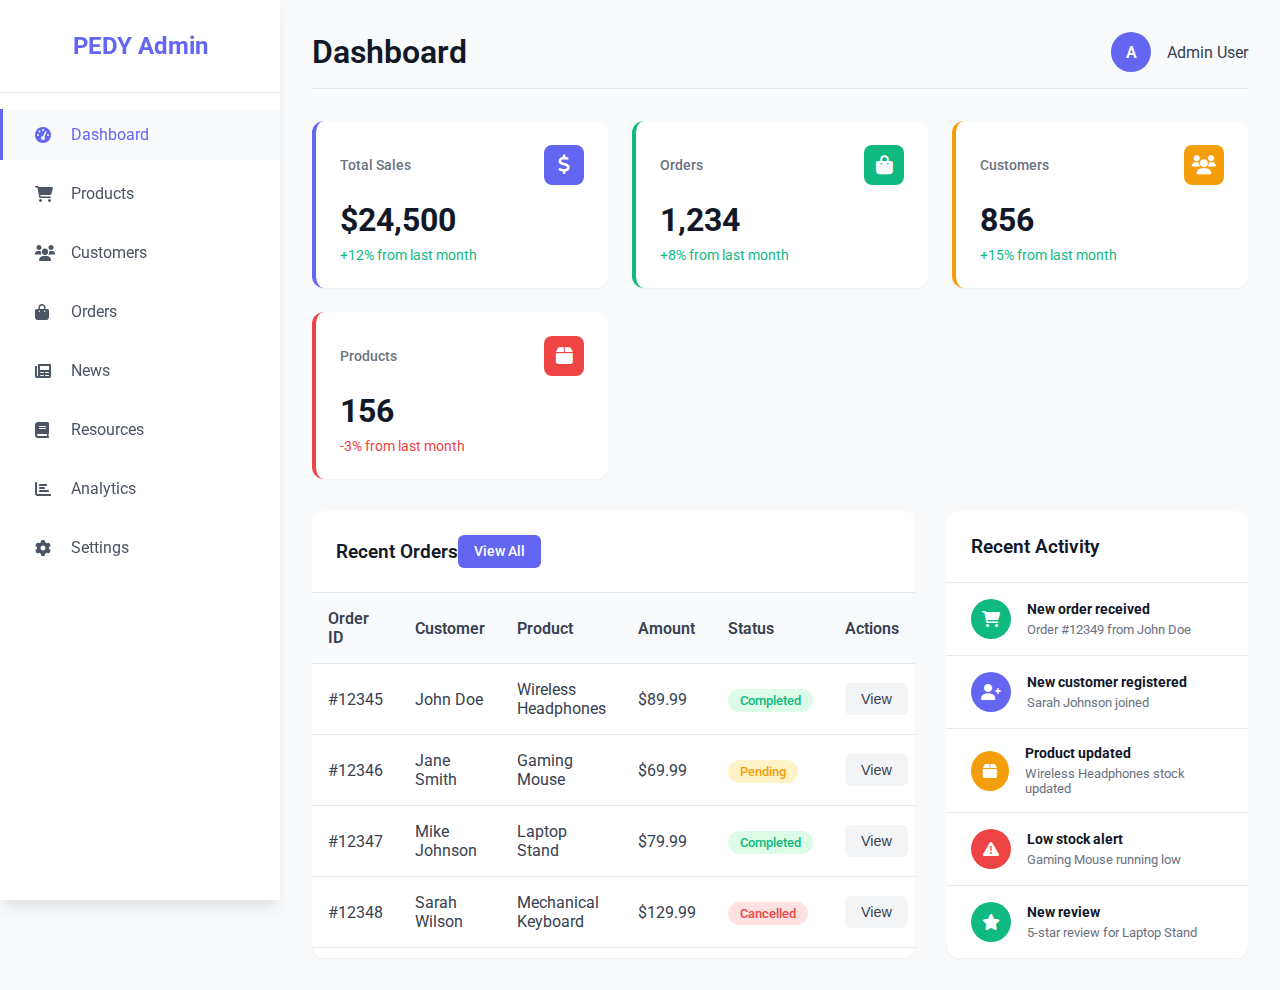
<file: admin/index.html>
<!DOCTYPE html>
<html lang="en">
<head>
    <meta charset="UTF-8">
    <meta name="viewport" content="width=device-width, initial-scale=1.0">
    <title>Admin Dashboard - PEDY Tech Hub</title>
    <link href="https://fonts.googleapis.com/css2?family=Poppins:wght@300;400;600;700&family=Roboto:wght@300;400;500&display=swap" rel="stylesheet">
    <link rel="stylesheet" href="https://cdnjs.cloudflare.com/ajax/libs/font-awesome/6.0.0/css/all.min.css">
    <style>
        * {
            margin: 0;
            padding: 0;
            box-sizing: border-box;
        }

        :root {
            --primary-color: #6366f1;
            --primary-dark: #4f46e5;
            --primary-light: #818cf8;
            --white: #ffffff;
            --black: #000000;
            --gray-50: #f9fafb;
            --gray-100: #f3f4f6;
            --gray-200: #e5e7eb;
            --gray-300: #d1d5db;
            --gray-400: #9ca3af;
            --gray-500: #6b7280;
            --gray-600: #4b5563;
            --gray-700: #374151;
            --gray-800: #1f2937;
            --gray-900: #111827;
            --success: #10b981;
            --warning: #f59e0b;
            --danger: #ef4444;
            --shadow-sm: 0 1px 2px 0 rgba(0, 0, 0, 0.05);
            --shadow-md: 0 4px 6px -1px rgba(0, 0, 0, 0.1);
            --shadow-lg: 0 10px 15px -3px rgba(0, 0, 0, 0.1);
            --shadow-xl: 0 20px 25px -5px rgba(0, 0, 0, 0.1);
        }

        body {
            font-family: 'Roboto', sans-serif;
            background: var(--gray-50);
            color: var(--gray-700);
        }

        .admin-container {
            display: flex;
            min-height: 100vh;
        }

        /* Sidebar */
        .sidebar {
            width: 280px;
            background: var(--white);
            box-shadow: var(--shadow-lg);
            position: fixed;
            height: 100vh;
            overflow-y: auto;
        }

        .sidebar-header {
            padding: 2rem;
            border-bottom: 1px solid var(--gray-200);
            text-align: center;
        }

        .logo {
            font-size: 1.5rem;
            font-weight: 700;
            color: var(--primary-color);
        }

        .sidebar-nav {
            padding: 1rem 0;
        }

        .nav-item {
            margin-bottom: 0.5rem;
        }

        .nav-link {
            display: flex;
            align-items: center;
            padding: 1rem 2rem;
            color: var(--gray-600);
            text-decoration: none;
            transition: all 0.3s ease;
            border-left: 3px solid transparent;
        }

        .nav-link:hover,
        .nav-link.active {
            background: var(--gray-50);
            color: var(--primary-color);
            border-left-color: var(--primary-color);
        }

        .nav-link i {
            margin-right: 1rem;
            width: 20px;
        }

        /* Main Content */
        .main-content {
            flex: 1;
            margin-left: 280px;
            padding: 2rem;
        }

        .header {
            display: flex;
            justify-content: space-between;
            align-items: center;
            margin-bottom: 2rem;
            padding-bottom: 1rem;
            border-bottom: 1px solid var(--gray-200);
        }

        .page-title {
            font-size: 2rem;
            font-weight: 600;
            color: var(--gray-900);
        }

        .user-menu {
            display: flex;
            align-items: center;
            gap: 1rem;
        }

        .user-avatar {
            width: 40px;
            height: 40px;
            border-radius: 50%;
            background: var(--primary-color);
            display: flex;
            align-items: center;
            justify-content: center;
            color: var(--white);
            font-weight: 600;
        }

        /* Dashboard Cards */
        .stats-grid {
            display: grid;
            grid-template-columns: repeat(auto-fit, minmax(250px, 1fr));
            gap: 1.5rem;
            margin-bottom: 2rem;
        }

        .stat-card {
            background: var(--white);
            padding: 1.5rem;
            border-radius: 12px;
            box-shadow: var(--shadow-sm);
            border-left: 4px solid var(--primary-color);
        }

        .stat-card.success {
            border-left-color: var(--success);
        }

        .stat-card.warning {
            border-left-color: var(--warning);
        }

        .stat-card.danger {
            border-left-color: var(--danger);
        }

        .stat-header {
            display: flex;
            justify-content: space-between;
            align-items: center;
            margin-bottom: 1rem;
        }

        .stat-title {
            font-size: 0.9rem;
            color: var(--gray-500);
            font-weight: 500;
        }

        .stat-icon {
            width: 40px;
            height: 40px;
            border-radius: 8px;
            display: flex;
            align-items: center;
            justify-content: center;
            color: var(--white);
            font-size: 1.2rem;
        }

        .stat-icon.primary {
            background: var(--primary-color);
        }

        .stat-icon.success {
            background: var(--success);
        }

        .stat-icon.warning {
            background: var(--warning);
        }

        .stat-icon.danger {
            background: var(--danger);
        }

        .stat-value {
            font-size: 2rem;
            font-weight: 700;
            color: var(--gray-900);
            margin-bottom: 0.5rem;
        }

        .stat-change {
            font-size: 0.9rem;
            color: var(--success);
        }

        .stat-change.negative {
            color: var(--danger);
        }

        /* Content Sections */
        .content-grid {
            display: grid;
            grid-template-columns: 2fr 1fr;
            gap: 2rem;
        }

        .content-card {
            background: var(--white);
            border-radius: 12px;
            box-shadow: var(--shadow-sm);
            overflow: hidden;
        }

        .card-header {
            padding: 1.5rem;
            border-bottom: 1px solid var(--gray-200);
            display: flex;
            justify-content: between;
            align-items: center;
        }

        .card-title {
            font-size: 1.2rem;
            font-weight: 600;
            color: var(--gray-900);
        }

        .card-actions {
            display: flex;
            gap: 0.5rem;
        }

        .btn {
            padding: 0.5rem 1rem;
            border: none;
            border-radius: 6px;
            font-size: 0.9rem;
            font-weight: 500;
            cursor: pointer;
            transition: all 0.3s ease;
            text-decoration: none;
            display: inline-flex;
            align-items: center;
            gap: 0.5rem;
        }

        .btn-primary {
            background: var(--primary-color);
            color: var(--white);
        }

        .btn-primary:hover {
            background: var(--primary-dark);
        }

        .btn-secondary {
            background: var(--gray-100);
            color: var(--gray-700);
        }

        .btn-secondary:hover {
            background: var(--gray-200);
        }

        .btn-success {
            background: var(--success);
            color: var(--white);
        }

        .btn-danger {
            background: var(--danger);
            color: var(--white);
        }

        /* Tables */
        .table {
            width: 100%;
            border-collapse: collapse;
        }

        .table th,
        .table td {
            padding: 1rem;
            text-align: left;
            border-bottom: 1px solid var(--gray-200);
        }

        .table th {
            background: var(--gray-50);
            font-weight: 600;
            color: var(--gray-700);
        }

        .table tr:hover {
            background: var(--gray-50);
        }

        .status-badge {
            padding: 0.25rem 0.75rem;
            border-radius: 20px;
            font-size: 0.8rem;
            font-weight: 500;
        }

        .status-active {
            background: #dcfce7;
            color: var(--success);
        }

        .status-pending {
            background: #fef3c7;
            color: var(--warning);
        }

        .status-inactive {
            background: #fee2e2;
            color: var(--danger);
        }

        /* Activity Feed */
        .activity-item {
            padding: 1rem 1.5rem;
            border-bottom: 1px solid var(--gray-200);
            display: flex;
            align-items: center;
            gap: 1rem;
        }

        .activity-item:last-child {
            border-bottom: none;
        }

        .activity-icon {
            width: 40px;
            height: 40px;
            border-radius: 50%;
            display: flex;
            align-items: center;
            justify-content: center;
            color: var(--white);
            font-size: 1rem;
        }

        .activity-content h4 {
            font-size: 0.9rem;
            margin-bottom: 0.25rem;
            color: var(--gray-900);
        }

        .activity-content p {
            font-size: 0.8rem;
            color: var(--gray-500);
        }

        /* Responsive */
        @media (max-width: 1024px) {
            .content-grid {
                grid-template-columns: 1fr;
            }
        }

        @media (max-width: 768px) {
            .sidebar {
                transform: translateX(-100%);
                transition: transform 0.3s ease;
            }

            .sidebar.active {
                transform: translateX(0);
            }

            .main-content {
                margin-left: 0;
            }

            .stats-grid {
                grid-template-columns: 1fr;
            }
        }
    </style>
</head>
<body>
    <div class="admin-container">
        <!-- Sidebar -->
        <aside class="sidebar">
            <div class="sidebar-header">
                <div class="logo">PEDY Admin</div>
            </div>
            <nav class="sidebar-nav">
                <div class="nav-item">
                    <a href="#" class="nav-link active">
                        <i class="fas fa-tachometer-alt"></i>
                        Dashboard
                    </a>
                </div>
                <div class="nav-item">
                    <a href="#" class="nav-link">
                        <i class="fas fa-shopping-cart"></i>
                        Products
                    </a>
                </div>
                <div class="nav-item">
                    <a href="#" class="nav-link">
                        <i class="fas fa-users"></i>
                        Customers
                    </a>
                </div>
                <div class="nav-item">
                    <a href="#" class="nav-link">
                        <i class="fas fa-shopping-bag"></i>
                        Orders
                    </a>
                </div>
                <div class="nav-item">
                    <a href="#" class="nav-link">
                        <i class="fas fa-newspaper"></i>
                        News
                    </a>
                </div>
                <div class="nav-item">
                    <a href="#" class="nav-link">
                        <i class="fas fa-book"></i>
                        Resources
                    </a>
                </div>
                <div class="nav-item">
                    <a href="#" class="nav-link">
                        <i class="fas fa-chart-bar"></i>
                        Analytics
                    </a>
                </div>
                <div class="nav-item">
                    <a href="#" class="nav-link">
                        <i class="fas fa-cog"></i>
                        Settings
                    </a>
                </div>
            </nav>
        </aside>

        <!-- Main Content -->
        <main class="main-content">
            <header class="header">
                <h1 class="page-title">Dashboard</h1>
                <div class="user-menu">
                    <div class="user-avatar">A</div>
                    <span>Admin User</span>
                </div>
            </header>

            <!-- Stats Grid -->
            <div class="stats-grid">
                <div class="stat-card">
                    <div class="stat-header">
                        <span class="stat-title">Total Sales</span>
                        <div class="stat-icon primary">
                            <i class="fas fa-dollar-sign"></i>
                        </div>
                    </div>
                    <div class="stat-value">$24,500</div>
                    <div class="stat-change">+12% from last month</div>
                </div>

                <div class="stat-card success">
                    <div class="stat-header">
                        <span class="stat-title">Orders</span>
                        <div class="stat-icon success">
                            <i class="fas fa-shopping-bag"></i>
                        </div>
                    </div>
                    <div class="stat-value">1,234</div>
                    <div class="stat-change">+8% from last month</div>
                </div>

                <div class="stat-card warning">
                    <div class="stat-header">
                        <span class="stat-title">Customers</span>
                        <div class="stat-icon warning">
                            <i class="fas fa-users"></i>
                        </div>
                    </div>
                    <div class="stat-value">856</div>
                    <div class="stat-change">+15% from last month</div>
                </div>

                <div class="stat-card danger">
                    <div class="stat-header">
                        <span class="stat-title">Products</span>
                        <div class="stat-icon danger">
                            <i class="fas fa-box"></i>
                        </div>
                    </div>
                    <div class="stat-value">156</div>
                    <div class="stat-change negative">-3% from last month</div>
                </div>
            </div>

            <!-- Content Grid -->
            <div class="content-grid">
                <!-- Recent Orders -->
                <div class="content-card">
                    <div class="card-header">
                        <h2 class="card-title">Recent Orders</h2>
                        <div class="card-actions">
                            <a href="#" class="btn btn-primary">View All</a>
                        </div>
                    </div>
                    <table class="table">
                        <thead>
                            <tr>
                                <th>Order ID</th>
                                <th>Customer</th>
                                <th>Product</th>
                                <th>Amount</th>
                                <th>Status</th>
                                <th>Actions</th>
                            </tr>
                        </thead>
                        <tbody>
                            <tr>
                                <td>#12345</td>
                                <td>John Doe</td>
                                <td>Wireless Headphones</td>
                                <td>$89.99</td>
                                <td><span class="status-badge status-active">Completed</span></td>
                                <td>
                                    <button class="btn btn-secondary">View</button>
                                </td>
                            </tr>
                            <tr>
                                <td>#12346</td>
                                <td>Jane Smith</td>
                                <td>Gaming Mouse</td>
                                <td>$69.99</td>
                                <td><span class="status-badge status-pending">Pending</span></td>
                                <td>
                                    <button class="btn btn-secondary">View</button>
                                </td>
                            </tr>
                            <tr>
                                <td>#12347</td>
                                <td>Mike Johnson</td>
                                <td>Laptop Stand</td>
                                <td>$79.99</td>
                                <td><span class="status-badge status-active">Completed</span></td>
                                <td>
                                    <button class="btn btn-secondary">View</button>
                                </td>
                            </tr>
                            <tr>
                                <td>#12348</td>
                                <td>Sarah Wilson</td>
                                <td>Mechanical Keyboard</td>
                                <td>$129.99</td>
                                <td><span class="status-badge status-inactive">Cancelled</span></td>
                                <td>
                                    <button class="btn btn-secondary">View</button>
                                </td>
                            </tr>
                        </tbody>
                    </table>
                </div>

                <!-- Activity Feed -->
                <div class="content-card">
                    <div class="card-header">
                        <h2 class="card-title">Recent Activity</h2>
                    </div>
                    <div class="activity-feed">
                        <div class="activity-item">
                            <div class="activity-icon" style="background: var(--success);">
                                <i class="fas fa-shopping-cart"></i>
                            </div>
                            <div class="activity-content">
                                <h4>New order received</h4>
                                <p>Order #12349 from John Doe</p>
                            </div>
                        </div>
                        <div class="activity-item">
                            <div class="activity-icon" style="background: var(--primary-color);">
                                <i class="fas fa-user-plus"></i>
                            </div>
                            <div class="activity-content">
                                <h4>New customer registered</h4>
                                <p>Sarah Johnson joined</p>
                            </div>
                        </div>
                        <div class="activity-item">
                            <div class="activity-icon" style="background: var(--warning);">
                                <i class="fas fa-box"></i>
                            </div>
                            <div class="activity-content">
                                <h4>Product updated</h4>
                                <p>Wireless Headphones stock updated</p>
                            </div>
                        </div>
                        <div class="activity-item">
                            <div class="activity-icon" style="background: var(--danger);">
                                <i class="fas fa-exclamation-triangle"></i>
                            </div>
                            <div class="activity-content">
                                <h4>Low stock alert</h4>
                                <p>Gaming Mouse running low</p>
                            </div>
                        </div>
                        <div class="activity-item">
                            <div class="activity-icon" style="background: var(--success);">
                                <i class="fas fa-star"></i>
                            </div>
                            <div class="activity-content">
                                <h4>New review</h4>
                                <p>5-star review for Laptop Stand</p>
                            </div>
                        </div>
                    </div>
                </div>
            </div>
        </main>
    </div>

    <script>
        // Toggle sidebar on mobile
        function toggleSidebar() {
            const sidebar = document.querySelector('.sidebar');
            sidebar.classList.toggle('active');
        }

        // Add click handlers for buttons
        document.addEventListener('DOMContentLoaded', function() {
            const buttons = document.querySelectorAll('.btn');
            buttons.forEach(button => {
                button.addEventListener('click', function(e) {
                    if (this.textContent.includes('View')) {
                        e.preventDefault();
                        alert('View details functionality would be implemented here');
                    }
                });
            });
        });
    </script>
</body>
</html>
</file>
